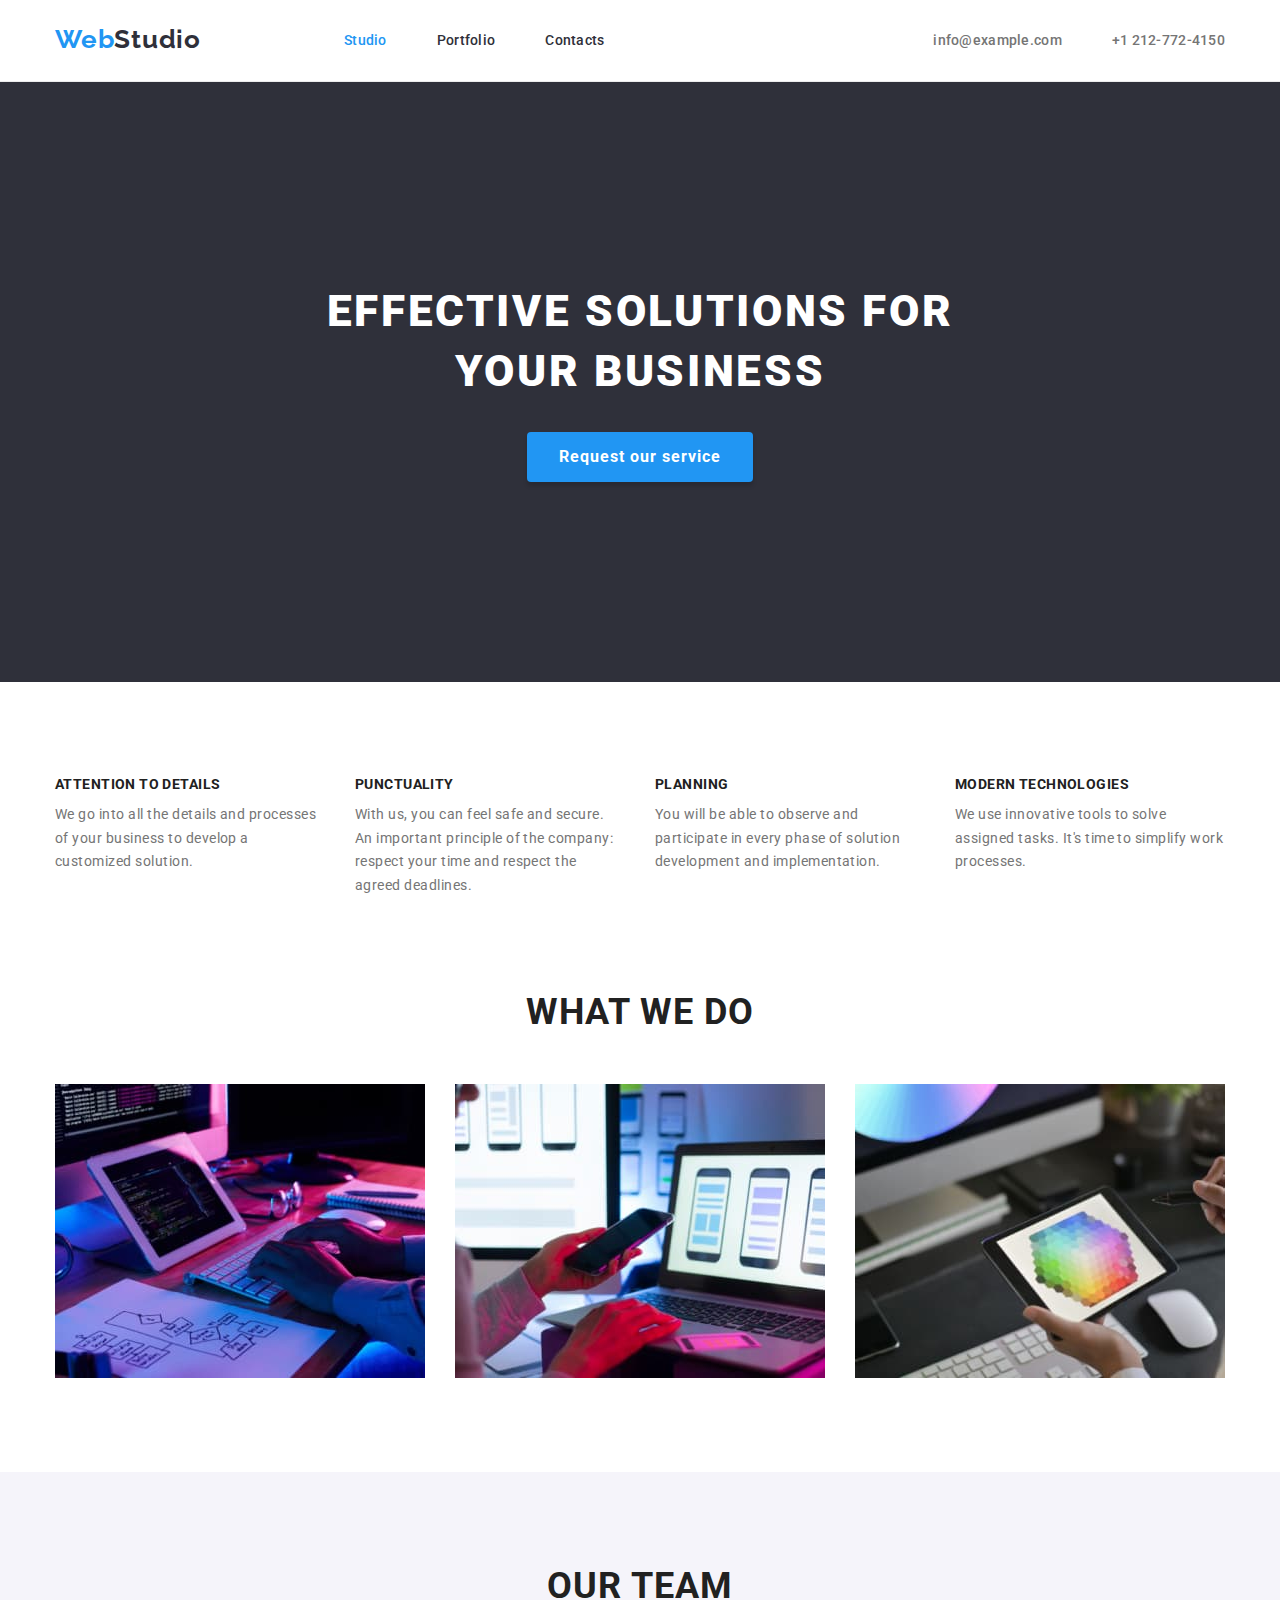
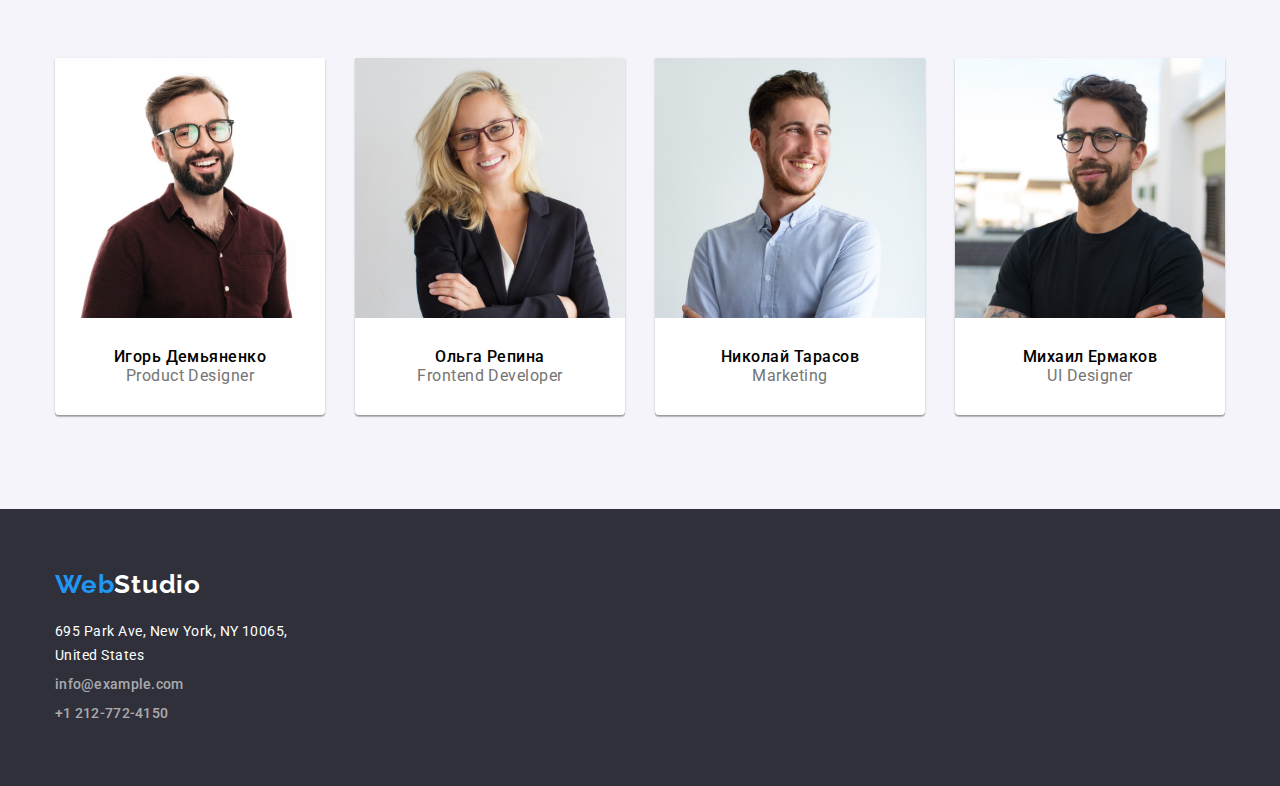
<file: index.html>
<!DOCTYPE html>
<html lang="en">
  <head>
    <meta charset="UTF-8" />
    <link
      rel="stylesheet"
      href="https://cdnjs.cloudflare.com/ajax/libs/modern-normalize/1.1.0/modern-normalize.min.css"
      integrity="sha512-wpPYUAdjBVSE4KJnH1VR1HeZfpl1ub8YT/NKx4PuQ5NmX2tKuGu6U/JRp5y+Y8XG2tV+wKQpNHVUX03MfMFn9Q=="
      crossorigin="anonymous"
      referrerpolicy="no-referrer"
    />
    <link rel="preconnect" href="https://fonts.googleapis.com" />
    <link rel="preconnect" href="https://fonts.gstatic.com" crossorigin />
    <link href="https://fonts.googleapis.com/css2?family=Raleway:wght@700&family=Roboto:wght@400;500;700;900&display=swap" rel="stylesheet" />

    <meta http-equiv="X-UA-Compatible" content="IE=edge" />
    <meta name="viewport" content="width=device-width, initial-scale=1.0" />

    <link rel="stylesheet" href="./css/styles.css" />
    <title>WebStudio</title>
  </head>
  <body>
    <header class="header-styles">
      <div class="main-nav container flex-container">
        <nav>
          <ul class="main-nav__links flex-container">
            <li>
              <a class="logo link link-margin" href="./index.html"><span class="logo-span">Web</span>Studio</a>
            </li>
            <li><a class="link link-margin is-active" href="./index.html">Studio</a></li>
            <li><a class="link link-margin" href="./portfolio.html">Portfolio</a></li>
            <li><a class="link link-margin" href="#">Contacts</a></li>
          </ul>
        </nav>
        <ul class="main-nav__links flex-container">
          <li><a class="main-nav__contacts link link-margin" href="mailto:info@example.com">info@example.com</a></li>
          <li><a class="main-nav__contacts link" href="tel:+12127724150">+1 212-772-4150</a></li>
        </ul>
      </div>
    </header>
    <main>
      <section class="section-one section">
        <div class="container flex-container-column">
          <h1 class="section-one__header">EFFECTIVE SOLUTIONS FOR <br />YOUR BUSINESS</h1>
          <button class="section-one__btn" type="button">Request our service</button>
        </div>
      </section>
      <section class="section-two section">
        <div class="container">
          <h2 class="section-two__main-header hidden">promotional text about the company</h2>
          <ul class="section-two__cards">
            <li class="section-two__card">
              <h3 class="section-two__header">ATTENTION TO DETAILS</h3>
              <p class="section-two__p">We go into all the details and processes of your business to develop a customized solution.</p>
            </li>
            <li class="section-two__card">
              <h3 class="section-two__header">PUNCTUALITY</h3>
              <p class="section-two__p">With us, you can feel safe and secure. An important principle of the company: respect your time and respect the agreed deadlines.</p>
            </li>
            <li class="section-two__card">
              <h3 class="section-two__header">PLANNING</h3>
              <p class="section-two__p">You will be able to observe and participate in every phase of solution development and implementation.</p>
            </li>
            <li class="section-two__card">
              <h3 class="section-two__header">MODERN TECHNOLOGIES</h3>
              <p class="section-two__p">We use innovative tools to solve assigned tasks. It's time to simplify work processes.</p>
            </li>
          </ul>
        </div>
      </section>
      <section class="section-three section">
        <div class="container">
          <h2 class="section-three__header">What we do</h2>
          <ul class="section-three__cards">
            <li class="section-three__card">
              <img src="./images/img1.jpg" alt="office showcase picture #1" width="370" />
            </li>
            <li class="section-three__card">
              <img src="./images/img2.jpg" alt="office showcase picture #2" width="370" />
            </li>
            <li class="section-three__card">
              <img src="./images/img3.jpg" alt="office showcase picture #3" width="370" />
            </li>
          </ul>

      </section>

      <section class="section-four section">
        <div class="container">
          <h2 class="section-four__header">Our Team</h2>
          <ul class="section-four__cards">
            <li class="section-four__card">
              <img src="./images/profile-img1.jpg" alt="Игорь Демьяненко" width="270" />
              <div class="section-four__card__wrapper">
                <h3 class="section-four__card-header">Игорь Демьяненко</h3>
                <p class="section-four__card-text">Product Designer</p>
              </div>
            </li>

            <li class="section-four__card">
              <img src="./images/profile-img2.jpg" alt="Ольга Репина" width="270" />
              <div class="section-four__card__wrapper">
                <h3 class="section-four__card-header">Ольга Репина</h3>
                <p class="section-four__card-text">Frontend Developer</p>
              </div>
            </li>
            <li class="section-four__card">
              <img src="./images/profile-img3.jpg" alt="Николай Тарасов" width="270" />
              <div class="section-four__card__wrapper">
                <h3 class="section-four__card-header">Николай Тарасов</h3>
                <p class="section-four__card-text">Marketing</p>
              </div>
            </li>
            <li class="section-four__card">
              <img src="./images/profile-img4.jpg" alt="Михаил Ермаков" width="270" />
              <div class="section-four__card__wrapper">
                <h3 class="section-four__card-header">Михаил Ермаков</h3>
                <p class="section-four__card-text">UI Designer</p>
              </div>
            </li>
          </ul>
        </div>
      </section>
    </main>
    <footer class="main-footer">
      <div class="container">
        <a class="logo-bottom link" href="./index.html"><span class="logo-span">Web</span>Studio</a>
        <address class="main-footer__address">
          <p>
            695 Park Ave, New York, NY 10065, <br />
            United States
          </p>
          <ul class="">
            <li class="main-footer__link"><a class="link" href="mailto:info@example.com">info@example.com</a></li>
            <li class="main-footer__link"><a class="link" href="tel:+12127724150">+1 212-772-4150</a></li>
          </ul>
        </address>
      </div>
    </footer>
  </body>
</html>
</file>
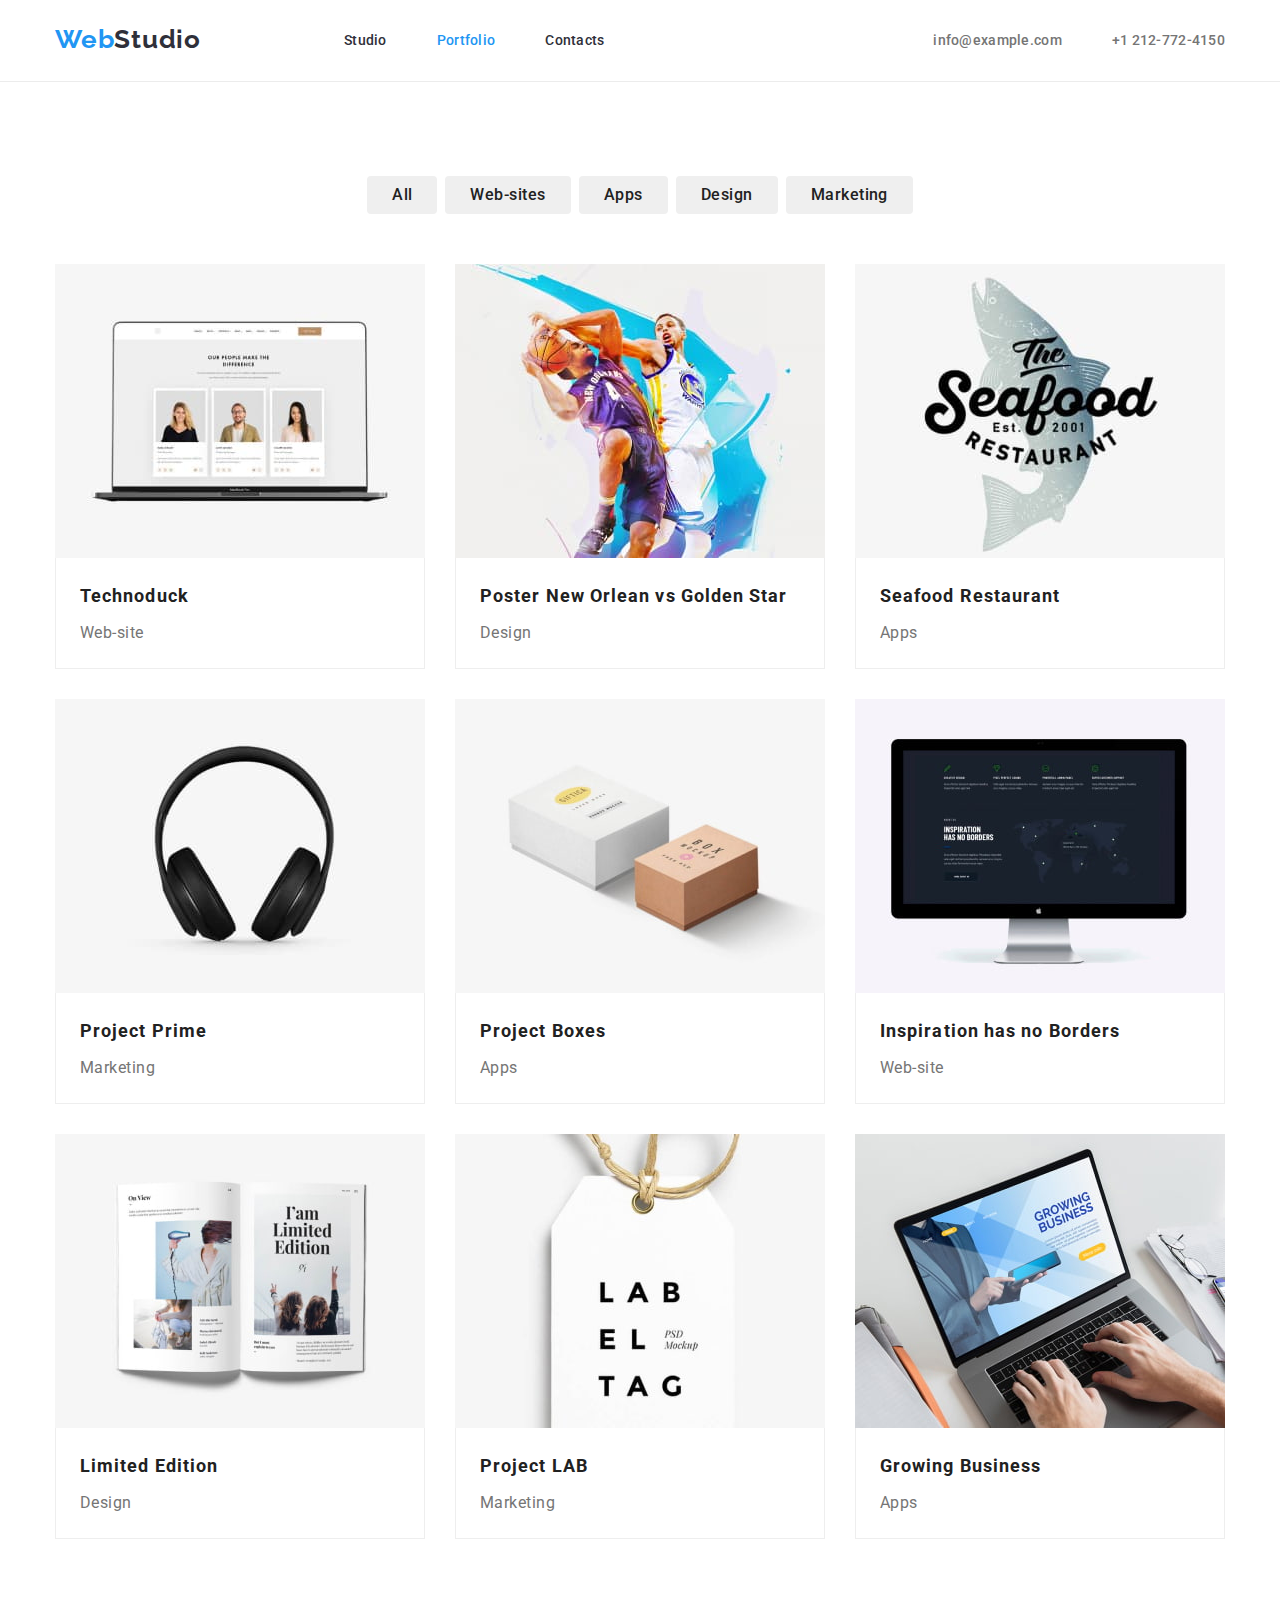
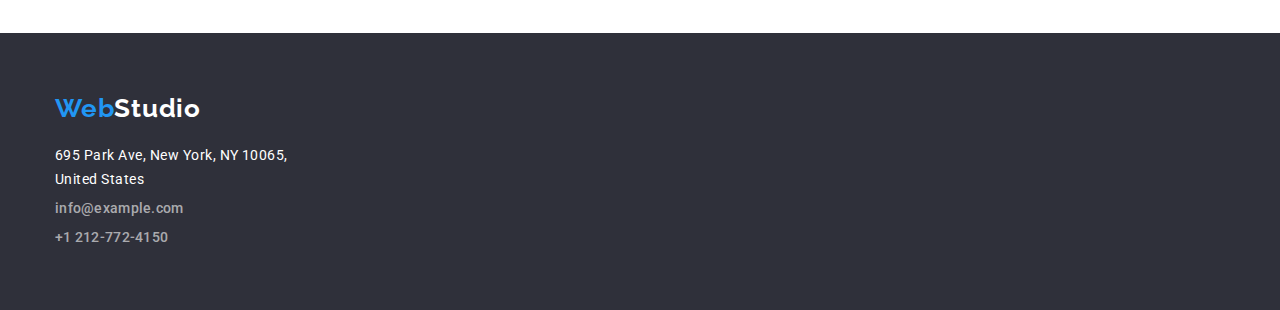
<file: portfolio.html>
<!DOCTYPE html>
<html lang="en">
  <head>
    <meta charset="UTF-8" />
    <link
      rel="stylesheet"
      href="https://cdnjs.cloudflare.com/ajax/libs/modern-normalize/1.1.0/modern-normalize.min.css"
      integrity="sha512-wpPYUAdjBVSE4KJnH1VR1HeZfpl1ub8YT/NKx4PuQ5NmX2tKuGu6U/JRp5y+Y8XG2tV+wKQpNHVUX03MfMFn9Q=="
      crossorigin="anonymous"
      referrerpolicy="no-referrer"
    />
    <link rel="preconnect" href="https://fonts.googleapis.com" />
    <link rel="preconnect" href="https://fonts.gstatic.com" crossorigin />
    <link href="https://fonts.googleapis.com/css2?family=Raleway:wght@700&family=Roboto:wght@400;500;700;900&display=swap" rel="stylesheet" />

    <meta http-equiv="X-UA-Compatible" content="IE=edge" />
    <meta name="viewport" content="width=device-width, initial-scale=1.0" />

    <link rel="stylesheet" href="./css/styles.css" />
    <title>Portfolio</title>
  </head>
  <body>
    <header class="header-styles">
      <div class="main-nav container flex-container">
        <nav>
          <ul class="main-nav__links flex-container">
            <li>
              <a class="logo link link-margin" href="./index.html"><span class="logo-span">Web</span>Studio</a>
            </li>
            <li><a class="link link-margin" href="./index.html">Studio</a></li>
            <li><a class="link link-margin is-active" href="./portfolio.html">Portfolio</a></li>
            <li><a class="link link-margin" href="#">Contacts</a></li>
          </ul>
        </nav>
        <ul class="main-nav__links flex-container">
          <li><a class="main-nav__contacts link link-margin" href="mailto:info@example.com">info@example.com</a></li>
          <li><a class="main-nav__contacts link" href="tel:+12127724150">+1 212-772-4150</a></li>
        </ul>
      </div>
    </header>

    <main>
      <section class="portfolio-section-one section">
        <div class="container">
          <h1 class="portfolio-section-one__main-header hidden">Filters For Our Portfolio Projects</h1>
          <ul class="portfolio-section-one__buttons flex-container">
            <li><button class="portfolio-section-one__button" type="submit">All</button></li>
            <li><button class="portfolio-section-one__button" type="submit">Web-sites</button></li>
            <li><button class="portfolio-section-one__button" type="submit">Apps</button></li>
            <li><button class="portfolio-section-one__button" type="submit">Design</button></li>
            <li><button class="portfolio-section-one__button" type="submit">Marketing</button></li>
          </ul>

          <ul class="portfolio-section-one__cards flex-container">
            <li class="portfolio-section-one__card">
              <img src="./images/gallery/portfolio1.jpg" alt="Technoduck" width="370" />
              <div class="portfolio-li-wrapper">
                <h2 class="portfolio-section-one__card__header">Technoduck</h2>
                <p>Web-site</p>
              </div>
            </li>
            <li class="portfolio-section-one__card">
              <img src="./images/gallery/portfolio2.jpg" alt="Poster New Orlean vs Golden Star" width="370" />
              <div class="portfolio-li-wrapper">
                <h2 class="portfolio-section-one__card__header">Poster New Orlean vs Golden Star</h2>
                <p>Design</p>
              </div>
            </li>
            <li class="portfolio-section-one__card">
              <img src="./images/gallery/portfolio3.jpg" alt="Seafood Restaurant " width="370" />
              <div class="portfolio-li-wrapper">
                <h2 class="portfolio-section-one__card__header">Seafood Restaurant</h2>
                <p>Apps</p>
              </div>
            </li>
            <li class="portfolio-section-one__card">
              <img src="./images/gallery/portfolio4.jpg" alt="Project Prime" width="370" />
              <div class="portfolio-li-wrapper">
                <h2 class="portfolio-section-one__card__header">Project Prime</h2>
                <p>Marketing</p>
              </div>
            </li>
            <li class="portfolio-section-one__card">
              <img src="./images/gallery/portfolio5.jpg" alt="Project Boxes" width="370" />
              <div class="portfolio-li-wrapper">
                <h2 class="portfolio-section-one__card__header">Project Boxes</h2>
                <p>Apps</p>
              </div>
            </li>
            <li class="portfolio-section-one__card">
              <img src="./images/gallery/portfolio6.jpg" alt="Inspiration has no Borders" width="370" />
              <div class="portfolio-li-wrapper">
                <h2 class="portfolio-section-one__card__header">Inspiration has no Borders</h2>
                <p>Web-site</p>
              </div>
            </li>

            <li class="portfolio-section-one__card">
              <img src="./images/gallery/portfolio7.jpg" alt="Limited Edition" width="370" />
              <div class="portfolio-li-wrapper">
                <h2 class="portfolio-section-one__card__header">Limited Edition</h2>
                <p>Design</p>
              </div>
            </li>
            <li class="portfolio-section-one__card">
              <img src="./images/gallery/portfolio8.jpg" alt="Project LAB" width="370" />
              <div class="portfolio-li-wrapper">
                <h2 class="portfolio-section-one__card__header">Project LAB</h2>
                <p>Marketing</p>
              </div>
            </li>
            <li class="portfolio-section-one__card">
              <img src="./images/gallery/portfolio9.jpg" alt="Growing Business" width="370" />
              <div class="portfolio-li-wrapper">
                <h2 class="portfolio-section-one__card__header">Growing Business</h2>
                <p>Apps</p>
              </div>
            </li>
          </ul>
        </div>
      </section>
    </main>
    <footer class="main-footer">
      <div class="container">
        <a class="logo-bottom link" href="./index.html"><span class="logo-span">Web</span>Studio</a>
        <address class="main-footer__address">
          <p>
            695 Park Ave, New York, NY 10065, <br />
            United States
          </p>
          <ul class="">
            <li class="main-footer__link"><a class="link" href="mailto:info@example.com">info@example.com</a></li>
            <li class="main-footer__link"><a class="link" href="tel:+12127724150">+1 212-772-4150</a></li>
          </ul>
        </address>
      </div>
    </footer>
  </body>
</html>
</file>
<file: css/styles.css>
/*====================================*/
/* RESET */
/*====================================*/

/* Box sizing rules */
*,
*::before,
*::after {
  box-sizing: border-box;
}

/* Remove default margin */
* {
    margin: 0;
    padding: 0;
}

ul{
    list-style: none;
}
/* Set core root defaults */
html:focus-within {
  scroll-behavior: smooth;
}


.bbb {
    display: inline-block;
    margin: 0 auto;
}

/* Set core body defaults */
body {
  min-height: 100vh;
  text-rendering: optimizeSpeed;
  line-height: 1.5;
}

/* A elements that don't have a class get default styles */
a:not([class]) {
  text-decoration-skip-ink: auto;
}

/* Make images easier to work with */
img,
picture {
  max-width: 100%;
  display: block;
}

/* Inherit fonts for inputs and buttons */
input,
button,
textarea,
select {
  font: inherit;
}

/* Remove all animations, transitions and smooth scroll for people that prefer not to see them */
@media (prefers-reduced-motion: reduce) {
  html:focus-within {
   scroll-behavior: auto;
  }
  
  *,
  *::before,
  *::after {
    animation-duration: 0.01ms !important;
    animation-iteration-count: 1 !important;
    transition-duration: 0.01ms !important;
    scroll-behavior: auto !important;
  }
}

/*====================================*/
/* GLOBAL VAR() */
/*====================================*/

/*====================================*/
/* ROOT */
/*====================================*/
:root{
    --clr-primary:#212121;
    --clr-secondary:rgba(255, 255, 255, 0.6);
    /* --clr-text:#757575; */
    --clr-paragraph-primary:#757575;
    /* --clr-paragraph-secondary: ; */
    --clr-heading-primary:#212121;
    /* --clr-heading-secondary: ; */
    --clr-accent:#2196F3;
    --clr-border:#ECECEC;
    --clr-white:#FFFFFF;
    --clr-black:#000000;
    --bg-color-primary:#2F303A;
    --bg-white:#FFFFFF;;
    --btn-bg:#F5F4FA;
    --clr-gallery-li-border: #EEEEEE;

    /* main nav and some text*/
    --fs-300: 0.875rem;
    /* text */
    --fs-400: 16px;
    --fs-500: 1.125rem;
    --fs-600: 1.625rem;
    --fs-700: 2.25rem;
    --fs-900: 3.75rem;
  
    --ff-logo: 'Raleway', sans-serif ;
    
    /* 

    .primary__item
    .primary__box
    .button
    .section-one
    .section-two
    .section-three */
    
    }
/*====================================*/
/* TYPOGRAPHY */
/*====================================*/


/*====================================*/
/* BODY */
/*====================================*/
body {
    font-family: "Roboto", sans-serif;
    font-size: 16px;
    color: var(--main-black);
    letter-spacing: 0.03em;
    line-height: 1.62;
}

/*====================================*/
/* HEADER > main_nav */
/*====================================*/

.header-styles{
    padding-top: 24px;
    padding-bottom: 25px;
    border-bottom: 1px solid var(--clr-border);
}
.main-nav{

}
.main-nav__links{
    display: flex;
    align-items: center;
    margin-left: auto;
}

.main-nav__links > li{
    margin-right: 50px;
}

.main-nav__links > li:last-child{
    margin-right: 0;
}

/*====================================*/
/* SECTIONS */
/*====================================*/

.section{
    padding-top: 94px;
    padding-bottom: 94px;
}
/* section-one */
.section-one{
    background-color: var(--bg-color-primary);
    padding-top: 200px;
    padding-bottom: 200px;
}
/*====================================*/
/* section-two */
.section-two{
    background-color: var(--bg-white);
    padding-bottom: 0;
}

.section-two__cards{
    display: flex;
    justify-content: space-between;
}
.section-two__card{
    width: 270px;
}

.section-two__header{
    font-weight: 700;
    font-size: var(--fs-300);
    line-height: 1.2;
    letter-spacing: 0.03em;
    text-transform: uppercase;
    color: var(--clr-primary);
    margin-bottom: 10px;
}
.section-two__p{
    font-size: var(--fs-300);
    color: var(--clr-paragraph-primary);
    line-height: 1.71;

}
.section-three{
    background-color: var(--bg-white);
}
.section-three__header{
    font-weight: 700;
    font-size: var(--fs-700);
    text-align: center;
    line-height: 1.16;
    letter-spacing: 0.03em;
    text-transform: uppercase;
    color: var(--clr-primary);
    margin-bottom: 50px;

}
.section-three__cards{
    display: flex;
    justify-content: space-between;
}


.section-four{
    background-color: var(--btn-bg);
}
.section-four__header{
    font-weight: 700;
    font-size: var(--fs-700);
    text-align: center;
    line-height: 1.16;
    letter-spacing: 0.03em;
    text-transform: uppercase;
    color: var(--clr-primary);
    margin-bottom: 50px;

}
.section-four__cards{
    display: flex;
    justify-content: space-between;
    text-align: center;

}
.section-four__card{
    background-color: var(--clr-white);
    width: 270px;
    box-shadow: 0px 1px 3px rgba(0, 0, 0, 0.12), 0px 1px 1px rgba(0, 0, 0, 0.14), 0px 2px 1px rgba(0, 0, 0, 0.2);
    border-radius: 0px 0px 4px 4px;
}

.section-four__card__wrapper{
    margin-top: 30px;
    margin-bottom: 30px;
}
.section-four__card-header{
    font-weight: 500;
    font-size: 16px;
    line-height: 1.18;
}

.section-four__card-text{
    color: var(--clr-paragraph-primary);
    line-height: 1.17;
}

/*====================================*/
/* COMPONENTS */
/*====================================*/
.container{
    width: 1200px;
    padding-left: 15px ;
    padding-right: 15px;
    margin-inline: auto;
}

.flex-container{
    display: flex;
}

.flex-container-column{
    display: flex;
    flex-direction: column;
    justify-content: center;
    align-items: center;
}
/*====================================*/
/* HEADERS */

.section-one__header{
    color: var(--clr-white);
    font-weight: 900;
    font-size: 44px;
    line-height: 1.36;
    text-align: center;
    letter-spacing: 0.06em;
    text-transform: uppercase;
}



/*====================================*/
/* LINKS */

.link {
    display: inline-block;
    color: var(--bg-color-primary);
    font-size: var(--fs-300);
    font-weight: 500;
    line-height: 1.14;
    letter-spacing: 0.02em;
    text-decoration: none;
}


.link:hover, .link:focus{
color: var(--clr-accent);
outline: none;
}

.main-nav__contacts{
    color: var(--clr-paragraph-primary);
}

.is-active{
    color: var(--clr-accent);
}


/* LOGO */

.logo{
font-family: var(--ff-logo);
font-style: normal;
font-weight: 700;
font-size: 26px;
line-height: 1.192;
letter-spacing: 0.03em;
margin-right: 93px;
}

.logo-bottom{
    font-family: var(--ff-logo);
    font-style: normal;
    font-weight: 700;
    font-size: 26px;
    line-height: 1.192;
    letter-spacing: 0.03em;
    color: var(--clr-white);
    margin-bottom: 20px;
}

.logo-span{
    color: var(--clr-accent);
}
/*====================================*/
/*BUTTONS*/
.section-one__btn{
    font-family: "Roboto", sans-serif;
    background-color: var(--clr-accent);
    color: var(--clr-white);
    font-weight: 700;
    font-size: var(--fs-400);
    line-height: 1.88;
    letter-spacing: 0.06em;
    padding: 10px 32px;
    margin-top: 30px;
    box-shadow: 0px 4px 4px rgba(0, 0, 0, 0.15);
    border-radius: 4px;
    border: none;
    cursor: pointer;


}

.hidden{
    font-size: 0.1px;
    color: transparent;

}

/*====================================*/
/* FOOTER */
.main-footer{
   background-color: var(--bg-color-primary);
   padding-top: 60px;
   padding-bottom: 60px;
}

.main-footer__address{
    display: flex;
    flex-direction: column;
    font-style: normal;
    font-weight: 400;
    font-size: 14px;
    line-height: 1.71;
    color: #FFFFFF;
}

.main-footer__link > a{
    color: var(--clr-secondary);
    margin-top: 9px;
}





/* PORTFOLIO PAGE */


.portfolio-section-one__main-header{
    text-align: center;
}

.portfolio-section-one__buttons{
    justify-content: center;
    margin-bottom: 50px;
}

.portfolio-section-one__buttons li{
    margin-right: 8px;
}
.portfolio-section-one__buttons li:last-child {
    margin: 0;
}

.portfolio-section-one__button{
    background-color: var();
    color: var(--clr-primary);
    font-family: 'Roboto';
    font-style: normal;
    font-weight: 500;
    font-size: 16px;
    line-height: 1.62;
    text-align: center;
    letter-spacing: 0.03em;
    padding: 6px 25px;
    border-radius: 4px;
    border: none;
}

.portfolio-section-one__button:hover,
.portfolio-section-one__button:focus{
    background-color: var(--clr-accent);
    color: var(--clr-white);
    outline: none;
    cursor: pointer;
}

.portfolio-section-one__cards{
    flex-wrap: wrap;
    /* flex-basis: calc((100% - 20px) / 3); */
    gap: 30px;
}

.portfolio-section-one__card{
    line-height: 1.88;
    color: #757575;
    padding-bottom: 0;
    /* margin-top: 30px; */
}

/* .portfolio-section-one__card:nth-child(-n+3){
    margin-top: 0;
} */



.portfolio-li-wrapper{
    border-left: 1px solid #EEEEEE;
    border-right: 1px solid #EEEEEE;
    border-bottom: 1px solid #EEEEEE;

    padding: 20px 24px;
}

.portfolio-section-one__card__header{
    font-weight: 700;
    font-size: 18px;
    line-height: 2;
    letter-spacing: 0.06em;
    color: #212121;
    /* margin-top: 20px; */
    margin-bottom: 4px;
}



/* ============= */
/* ============= */
/* ============= */
/* 
.test{
    display: flex;
    flex-direction: column;
    align-items: center;
    border: #757575 solid 2px;
    padding-top: 60px;
    padding-bottom: 60px;
}

.test_item{
    border: 1px solid blueviolet;
    text-align: center;
    height: 44px;
    line-height: 44px;
    width: 400px;
    border: #757575 solid 3px;

}

.test_item:not(:last-child){
    margin-bottom: 15px;
}

.test_item:nth-child(5n+1){
    border-color: #2196F3;
} */
</file>
